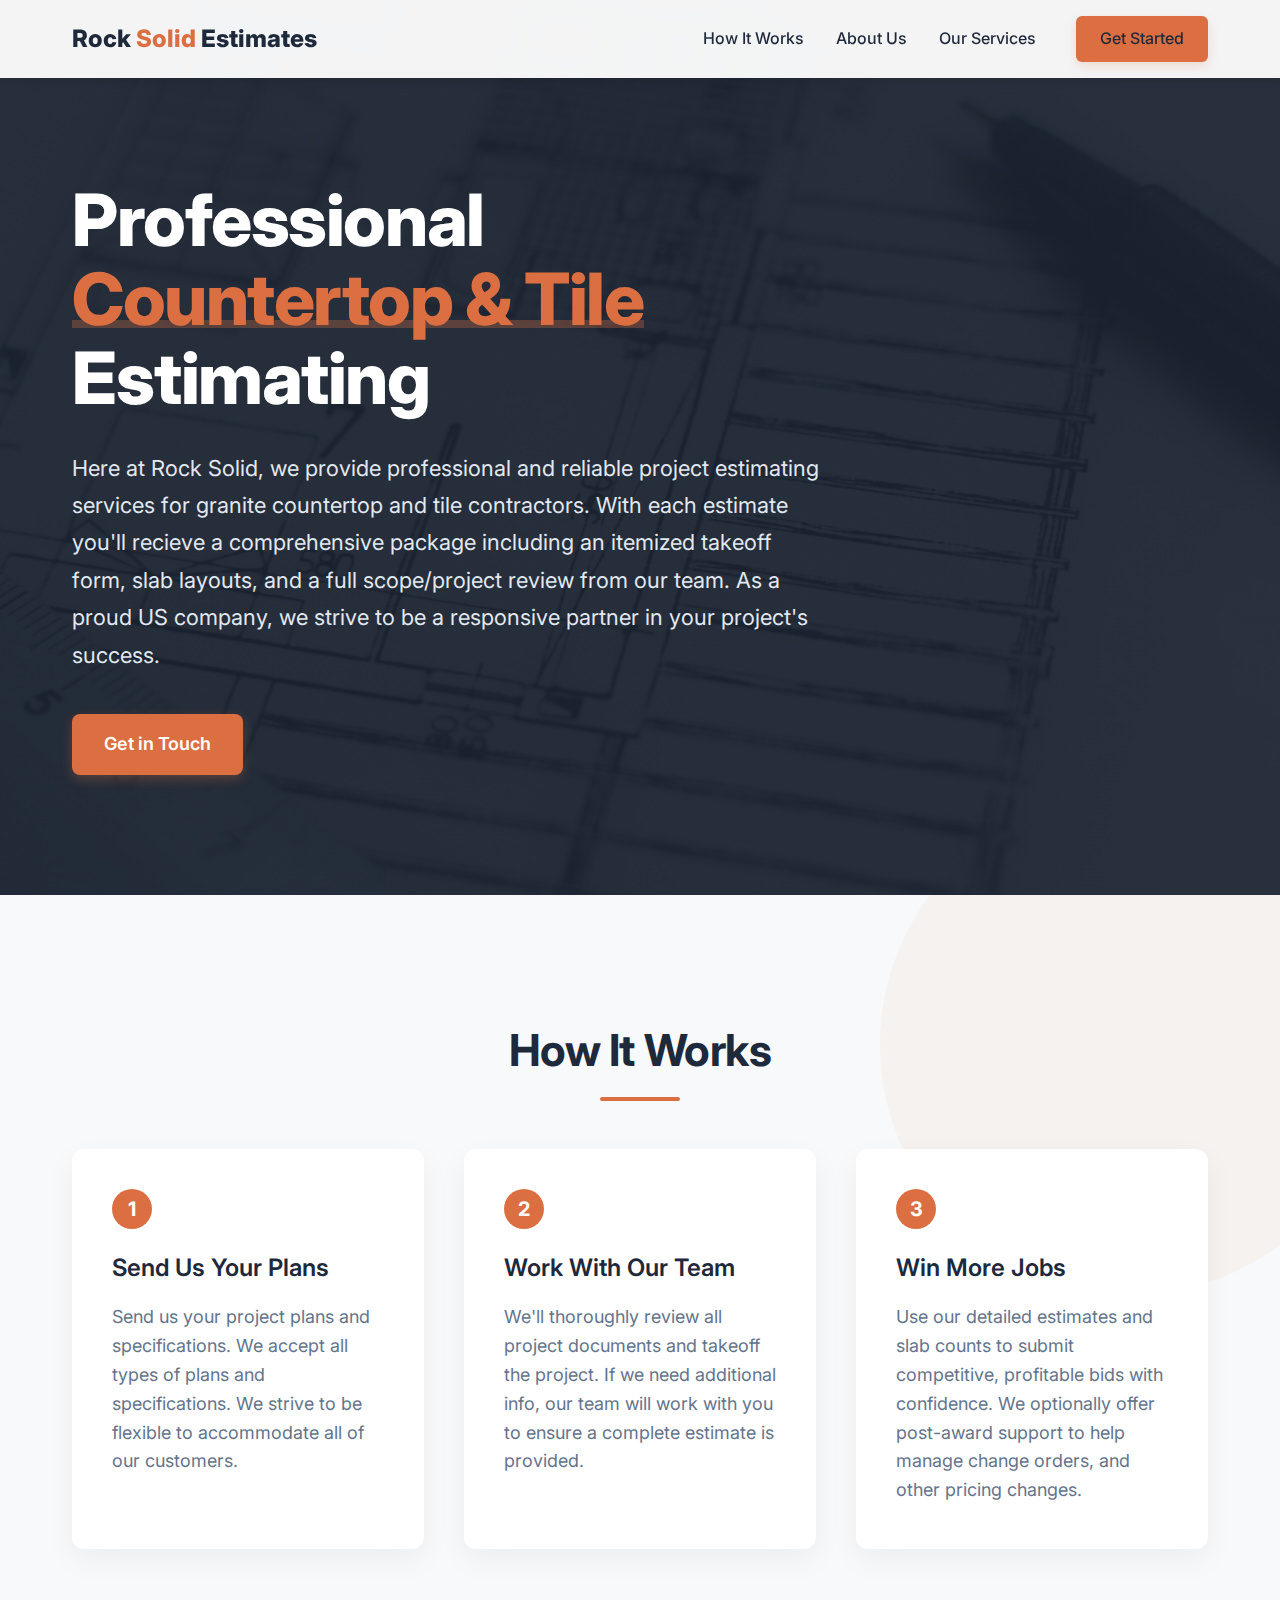
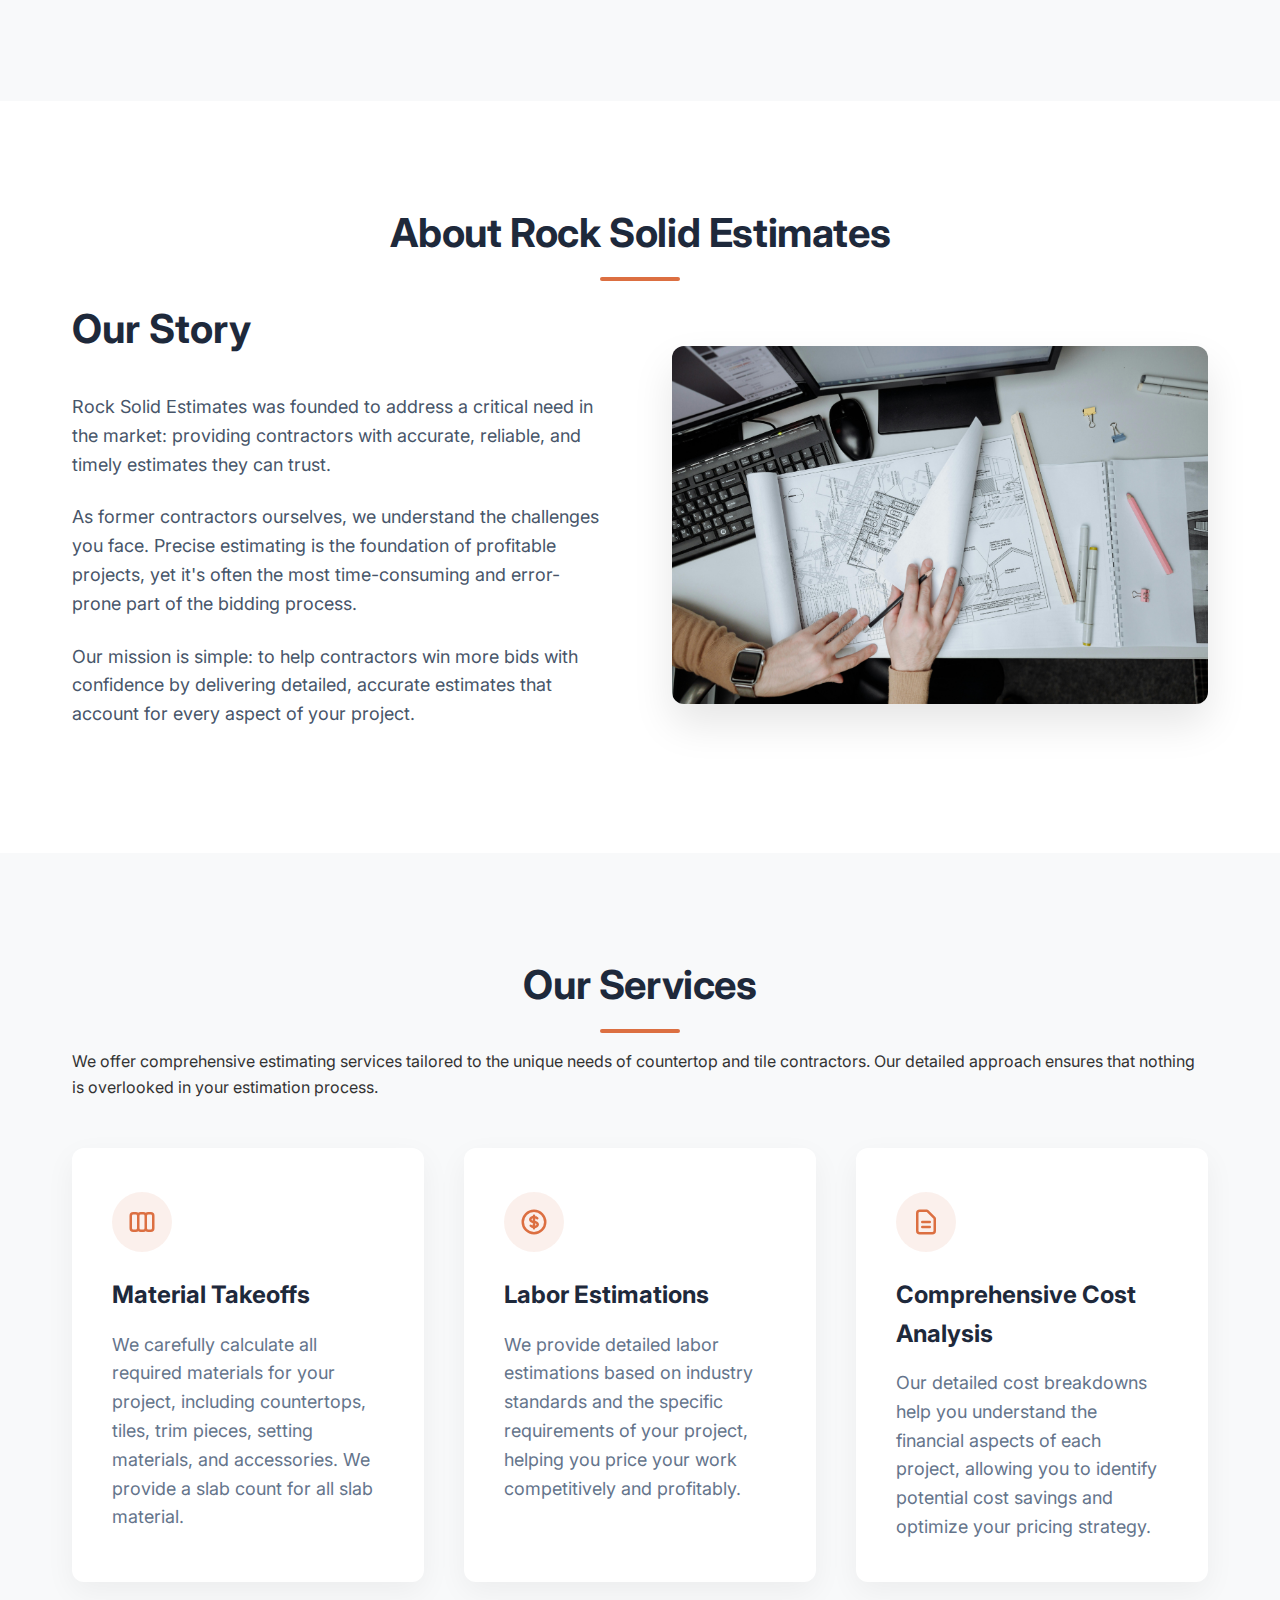
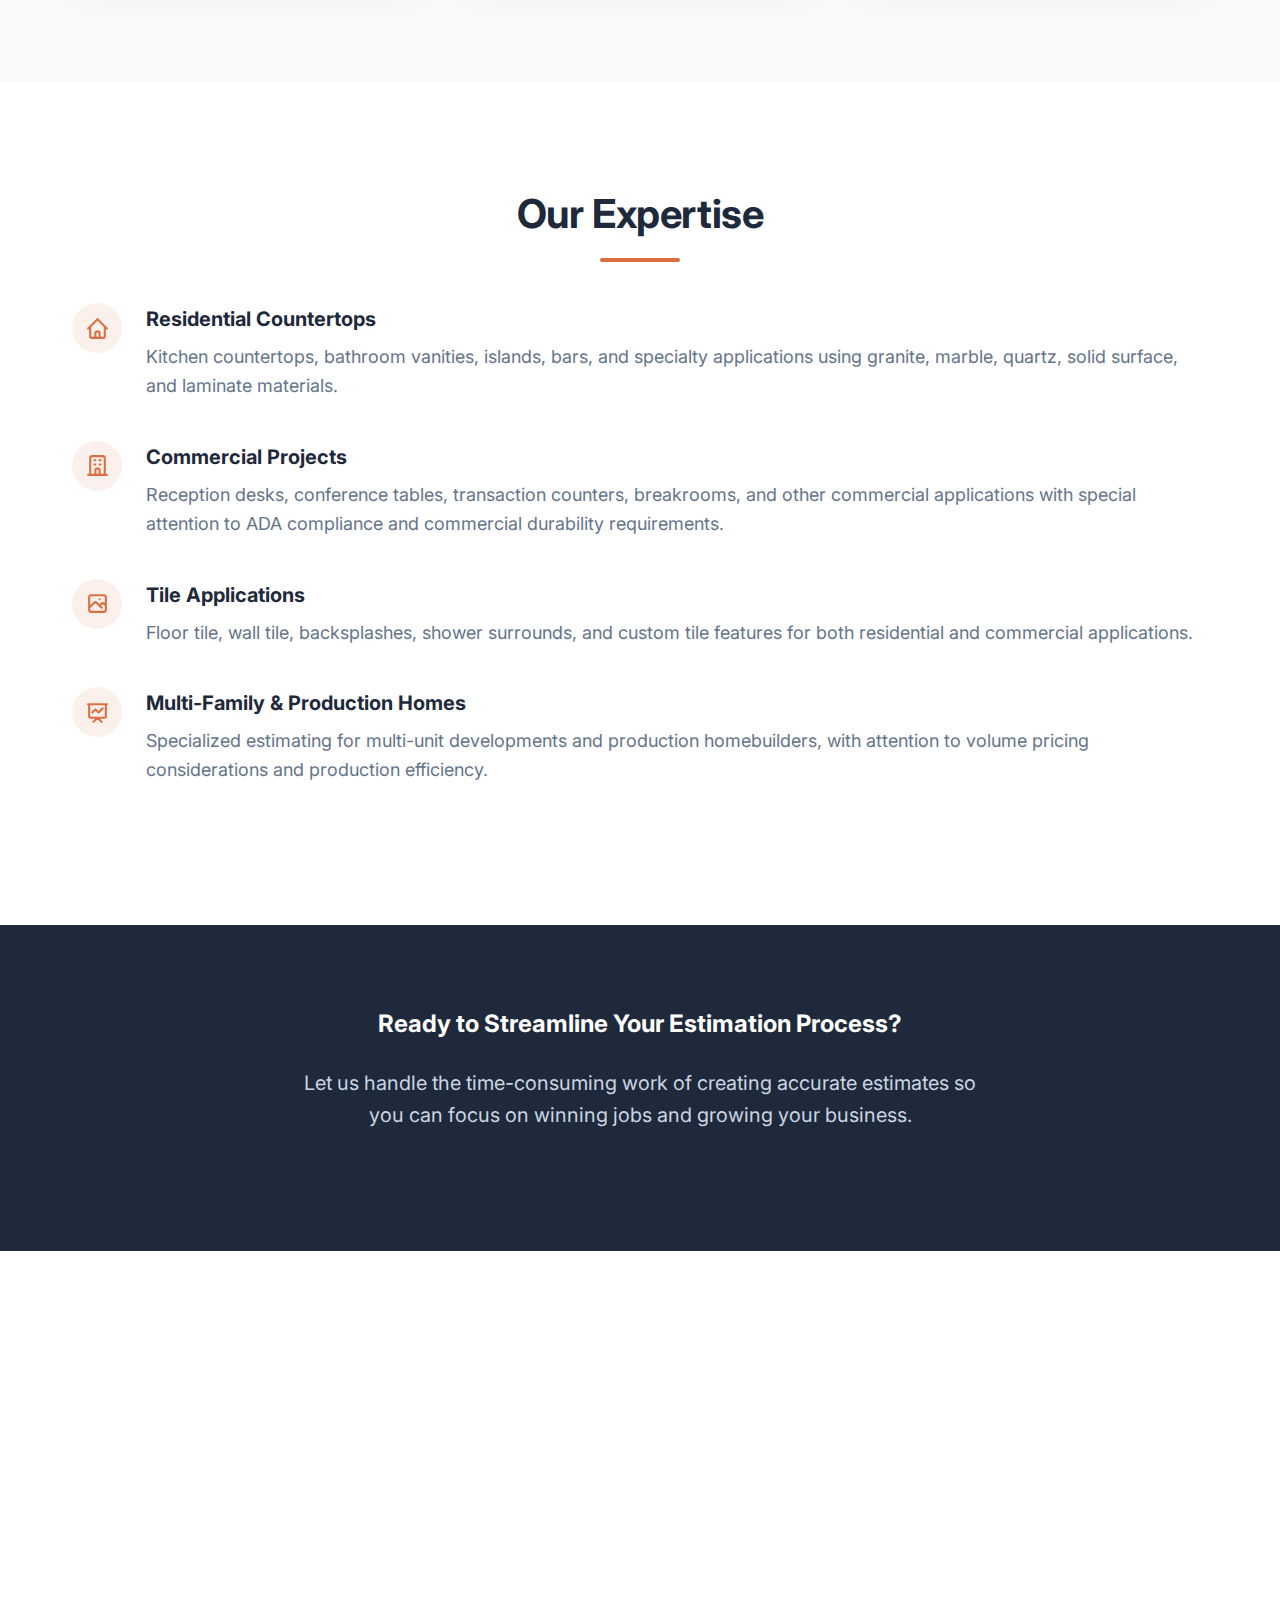
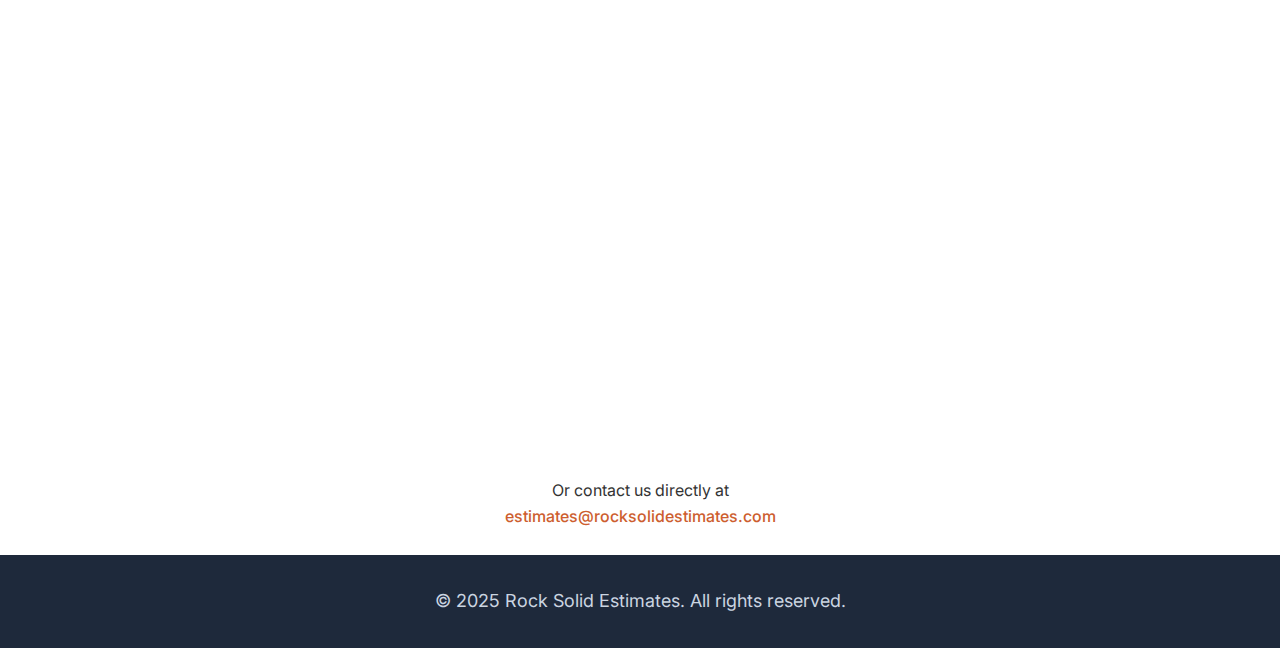
<file: index.html>
<!DOCTYPE html>
<html lang="en">
<head>
<meta charset="UTF-8">
<meta name="viewport" content="width=device-width, initial-scale=1.0">
<title>Rock Solid Estimates - Professional Countertop & Tile Estimating</title>

<!-- Import Inter font from Google Fonts -->
 <link rel="stylesheet" href="style.css">
<link rel="preconnect" href="https://fonts.googleapis.com">
<link rel="preconnect" href="https://fonts.gstatic.com" crossorigin>
<link href="https://fonts.googleapis.com/css2?family=Inter:wght@300;400;500;600;700;800&display=swap" rel="stylesheet">
<link rel="icon" type="image/x-icon" href="favicon.ico">

</head>
<body>
<!-- Navigation -->
<nav class="navbar">
<div class="container nav-container">
    <a class="logo">Rock <span>Solid</span> Estimates</a>
    <div class="nav-links">
        <a href="#process">How It Works</a>
        <a href="#about">About Us</a>
        <a href="#services">Our Services</a>
        <a href="#contact" class="contact-button">Get Started</a>
    </div>
</div>
</nav>

<!-- Hero Section -->
<section class="hero">
<div class="container">
    <div class="hero-background"></div>
    <div class="hero-content">
        <h1>Professional <span>Countertop & Tile</span> Estimating</h1>
        <p>Here at Rock Solid, we provide professional and reliable project estimating services for granite countertop and tile contractors. With each estimate you'll recieve a comprehensive package including an itemized takeoff form, slab layouts, and a full scope/project review from our team. As a proud US company, we strive to be a responsive partner in your project's success.</p>
        <a href="#contact" class="hero-cta">Get in Touch</a>
    </div>
</div>
</section>

<!-- Process Section -->
<section class="process" id="process">
<div class="container">
    <h2 class="section-title">How It Works</h2>
    <div class="process-steps">
        <div class="step-card">
            <div class="step-number">1</div>
            <h3>Send Us Your Plans</h3>
            <p>Send us your project plans and specifications. We accept all types of plans and specifications. We strive to be flexible to accommodate all of our customers.</p>
        </div>
        <div class="step-card">
            <div class="step-number">2</div>
            <h3>Work With Our Team</h3>
            <p>We'll thoroughly review all project documents and takeoff the project. If we need additional info, our team will work with you to ensure a complete estimate is provided.</p>
        </div>
        <div class="step-card">
            <div class="step-number">3</div>
            <h3>Win More Jobs</h3>
            <p>Use our detailed estimates and slab counts to submit competitive, profitable bids with confidence. We optionally offer post-award support to help manage change orders, and other pricing changes.</p>
        </div>
    </div>
</div>
</section>

<!-- About Us Section -->
<section class="section section-light" id="about">
    <div class="container">
        <h2 class="section-title">About Rock Solid Estimates</h2>
        <div class="about-grid">
            <div class="about-content">
                <h2>Our Story</h2>
                <p>Rock Solid Estimates was founded to address a critical need in the market: providing contractors with accurate, reliable, and timely estimates they can trust.</p>
                <p>As former contractors ourselves, we understand the challenges you face. Precise estimating is the foundation of profitable projects, yet it's often the most time-consuming and error-prone part of the bidding process.</p>
                <p>Our mission is simple: to help contractors win more bids with confidence by delivering detailed, accurate estimates that account for every aspect of your project.</p>
            </div>
            <div class="about-image">
                <img src="estimator.jpg" alt="Countertop estimation professional at work" />
            </div>
        </div>
    </div>
</section>

<!-- Services Section -->
<section class="section section-dark" id="services">
    <div class="container">
        <h2 class="section-title">Our Services</h2>
        <p>We offer comprehensive estimating services tailored to the unique needs of countertop and tile contractors. Our detailed approach ensures that nothing is overlooked in your estimation process.</p>
        
        <div class="services-grid">
            <div class="service-card">
                <div class="service-icon">
                    <svg xmlns="http://www.w3.org/2000/svg" fill="none" viewBox="0 0 24 24" stroke="currentColor">
                        <path stroke-linecap="round" stroke-linejoin="round" stroke-width="2" d="M9 17V7m0 10a2 2 0 01-2 2H5a2 2 0 01-2-2V7a2 2 0 012-2h2a2 2 0 012 2m0 10a2 2 0 002 2h2a2 2 0 002-2M9 7a2 2 0 012-2h2a2 2 0 012 2m0 10V7m0 10a2 2 0 002 2h2a2 2 0 002-2V7a2 2 0 00-2-2h-2a2 2 0 00-2 2" />
                    </svg>
                </div>
                <h3>Material Takeoffs</h3>
                <p>We carefully calculate all required materials for your project, including countertops, tiles, trim pieces, setting materials, and accessories. We provide a slab count for all slab material.</p>
            </div>
            
            <div class="service-card">
                <div class="service-icon">
                    <svg xmlns="http://www.w3.org/2000/svg" fill="none" viewBox="0 0 24 24" stroke="currentColor">
                        <path stroke-linecap="round" stroke-linejoin="round" stroke-width="2" d="M12 8c-1.657 0-3 .895-3 2s1.343 2 3 2 3 .895 3 2-1.343 2-3 2m0-8c1.11 0 2.08.402 2.599 1M12 8V7m0 1v8m0 0v1m0-1c-1.11 0-2.08-.402-2.599-1M21 12a9 9 0 11-18 0 9 9 0 0118 0z" />
                    </svg>
                </div>
                <h3>Labor Estimations</h3>
                <p>We provide detailed labor estimations based on industry standards and the specific requirements of your project, helping you price your work competitively and profitably.</p>
            </div>
            
            <div class="service-card">
                <div class="service-icon">
                    <svg xmlns="http://www.w3.org/2000/svg" fill="none" viewBox="0 0 24 24" stroke="currentColor">
                        <path stroke-linecap="round" stroke-linejoin="round" stroke-width="2" d="M9 12h6m-6 4h6m2 5H7a2 2 0 01-2-2V5a2 2 0 012-2h5.586a1 1 0 01.707.293l5.414 5.414a1 1 0 01.293.707V19a2 2 0 01-2 2z" />
                    </svg>
                </div>
                <h3>Comprehensive Cost Analysis</h3>
                <p>Our detailed cost breakdowns help you understand the financial aspects of each project, allowing you to identify potential cost savings and optimize your pricing strategy.</p>
            </div>
        </div>
    </div>
</section>

<!-- Expertise Section -->
<section class="section section-light">
    <div class="container">
        <h2 class="section-title">Our Expertise</h2><br>
        
        <div class="expertise-block">
            <div class="expertise-icon">
                <svg xmlns="http://www.w3.org/2000/svg" fill="none" viewBox="0 0 24 24" stroke="currentColor">
                    <path stroke-linecap="round" stroke-linejoin="round" stroke-width="2" d="M3 12l2-2m0 0l7-7 7 7M5 10v10a1 1 0 001 1h3m10-11l2 2m-2-2v10a1 1 0 01-1 1h-3m-6 0a1 1 0 001-1v-4a1 1 0 011-1h2a1 1 0 011 1v4a1 1 0 001 1m-6 0h6" />
                </svg>
            </div>
            <div class="expertise-content">
                <h3>Residential Countertops</h3>
                <p>Kitchen countertops, bathroom vanities, islands, bars, and specialty applications using granite, marble, quartz, solid surface, and laminate materials.</p>
            </div>
        </div>
        
        <div class="expertise-block">
            <div class="expertise-icon">
                <svg xmlns="http://www.w3.org/2000/svg" fill="none" viewBox="0 0 24 24" stroke="currentColor">
                    <path stroke-linecap="round" stroke-linejoin="round" stroke-width="2" d="M19 21V5a2 2 0 00-2-2H7a2 2 0 00-2 2v16m14 0h2m-2 0h-5m-9 0H3m2 0h5M9 7h1m-1 4h1m4-4h1m-1 4h1m-5 10v-5a1 1 0 011-1h2a1 1 0 011 1v5m-4 0h4" />
                </svg>
            </div>
            <div class="expertise-content">
                <h3>Commercial Projects</h3>
                <p>Reception desks, conference tables, transaction counters, breakrooms, and other commercial applications with special attention to ADA compliance and commercial durability requirements.</p>
            </div>
        </div>
        
        <div class="expertise-block">
            <div class="expertise-icon">
                <svg xmlns="http://www.w3.org/2000/svg" fill="none" viewBox="0 0 24 24" stroke="currentColor">
                    <path stroke-linecap="round" stroke-linejoin="round" stroke-width="2" d="M4 16l4.586-4.586a2 2 0 012.828 0L16 16m-2-2l1.586-1.586a2 2 0 012.828 0L20 14m-6-6h.01M6 20h12a2 2 0 002-2V6a2 2 0 00-2-2H6a2 2 0 00-2 2v12a2 2 0 002 2z" />
                </svg>
            </div>
            <div class="expertise-content">
                <h3>Tile Applications</h3>
                <p>Floor tile, wall tile, backsplashes, shower surrounds, and custom tile features for both residential and commercial applications.</p>
            </div>
        </div>
        
        <div class="expertise-block">
            <div class="expertise-icon">
                <svg xmlns="http://www.w3.org/2000/svg" fill="none" viewBox="0 0 24 24" stroke="currentColor">
                    <path stroke-linecap="round" stroke-linejoin="round" stroke-width="2" d="M7 12l3-3 3 3 4-4M8 21l4-4 4 4M3 4h18M4 4h16v12a1 1 0 01-1 1H5a1 1 0 01-1-1V4z" />
                </svg>
            </div>
            <div class="expertise-content">
                <h3>Multi-Family & Production Homes</h3>
                <p>Specialized estimating for multi-unit developments and production homebuilders, with attention to volume pricing considerations and production efficiency.</p>
            </div>
        </div>
    </div>
</section>

<!-- Call to Action Section -->
<section class="cta-section">
    <div class="container">
        <h2>Ready to Streamline Your Estimation Process?</h2>
        <p>Let us handle the time-consuming work of creating accurate estimates so you can focus on winning jobs and growing your business.</p>
    </div>
</section>
<br>
<!-- Contact Section -->
<br>
<section id="contact"><iframe src="https://docs.google.com/forms/d/e/1FAIpQLSdvVQVUIU6b2uYJDTQ_JcycXilSk_IIyysOBEqDUD73CDPejA/viewform?embedded=true" width="640" height="768" frameborder="0" marginheight="0" marginwidth="0">Loading…</iframe>
<div>
    <p>Or contact us directly at</p><p id="contact-us">estimates@rocksolidestimates.com</p>
    <br>
</div>
</section>

<!-- Footer -->
<footer class="footer">
<div class="container">
    <p>&copy; 2025 Rock Solid Estimates. All rights reserved.</p>
</div>
</footer>
<script>
    // Smooth scrolling for anchor links
    document.querySelectorAll('a[href^="#"]').forEach(anchor => {
        anchor.addEventListener('click', function (e) {
            e.preventDefault();
            
            const targetId = this.getAttribute('href');
            const targetElement = document.querySelector(targetId);
            
            if (targetElement) {
                window.scrollTo({
                    top: targetElement.offsetTop - 80,
                    behavior: 'smooth'
                });
            }
        });
    });
</script>
</body>
</html>
</file>
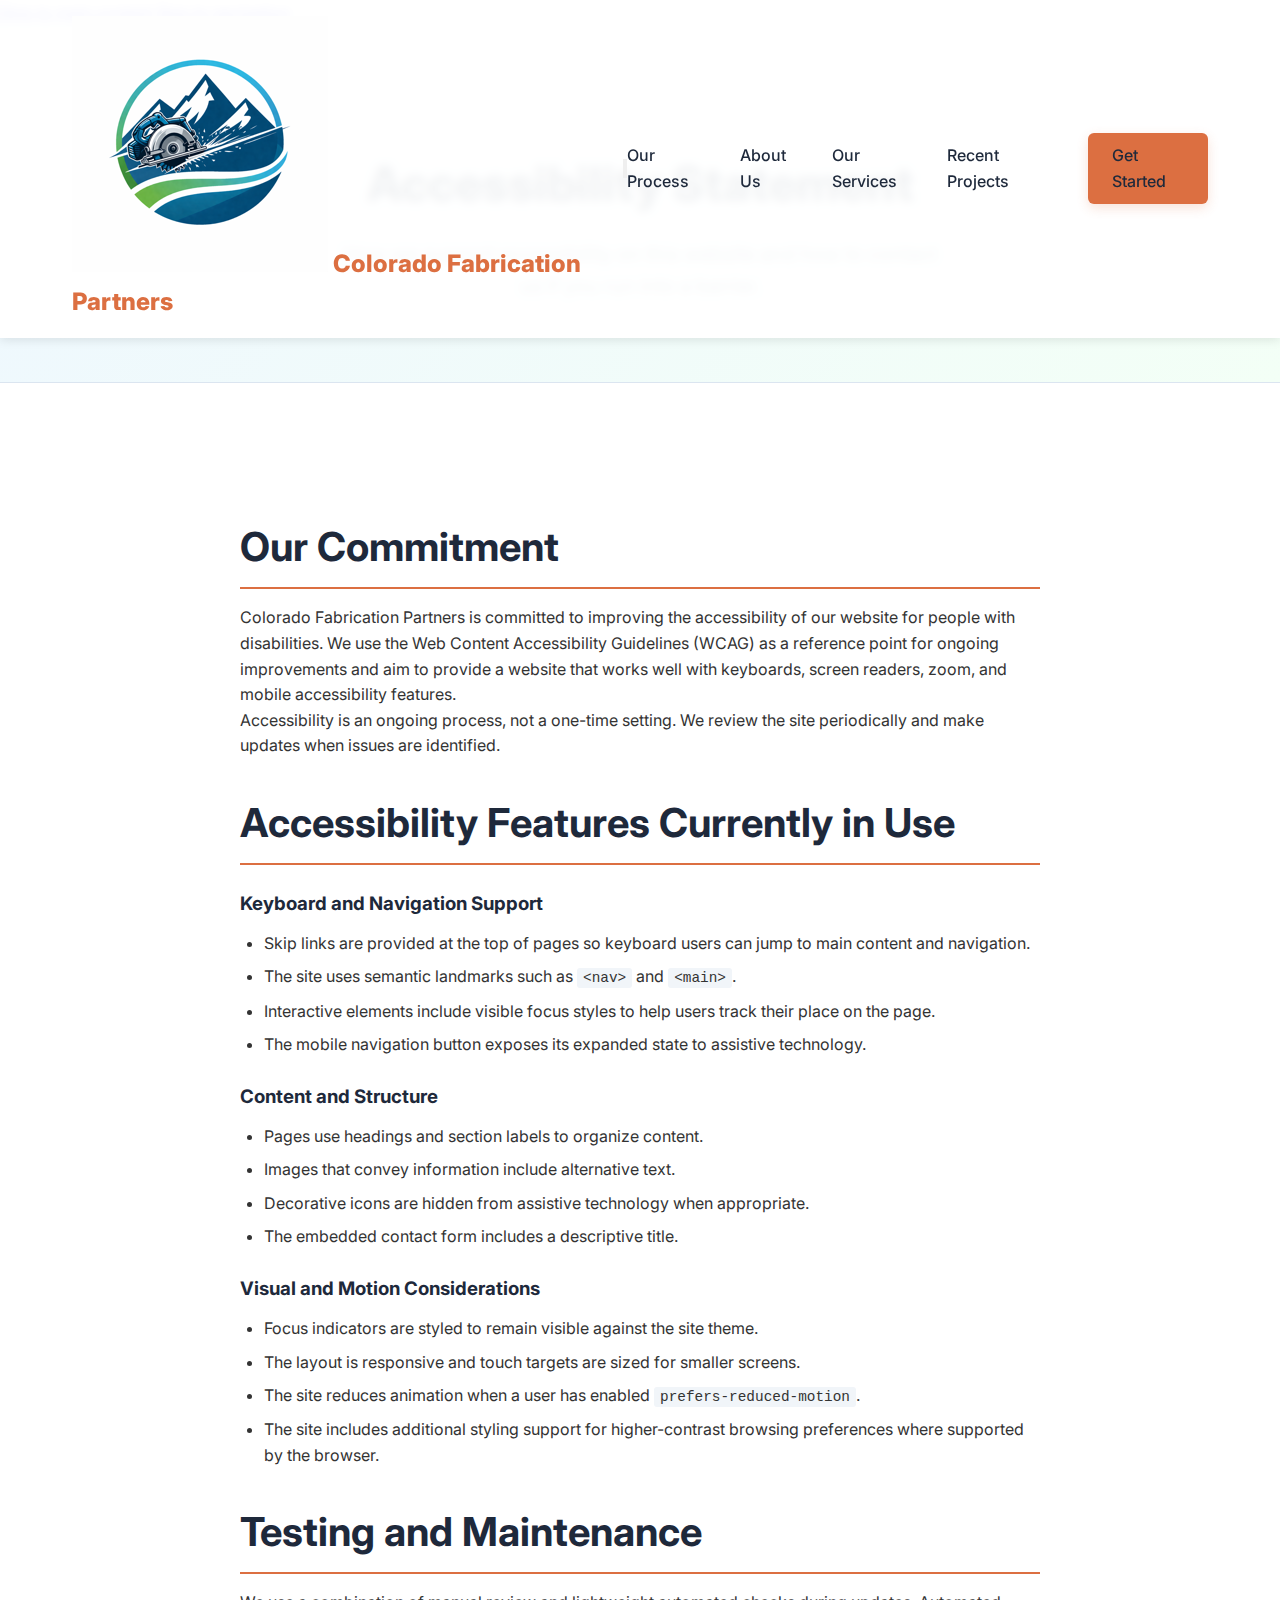
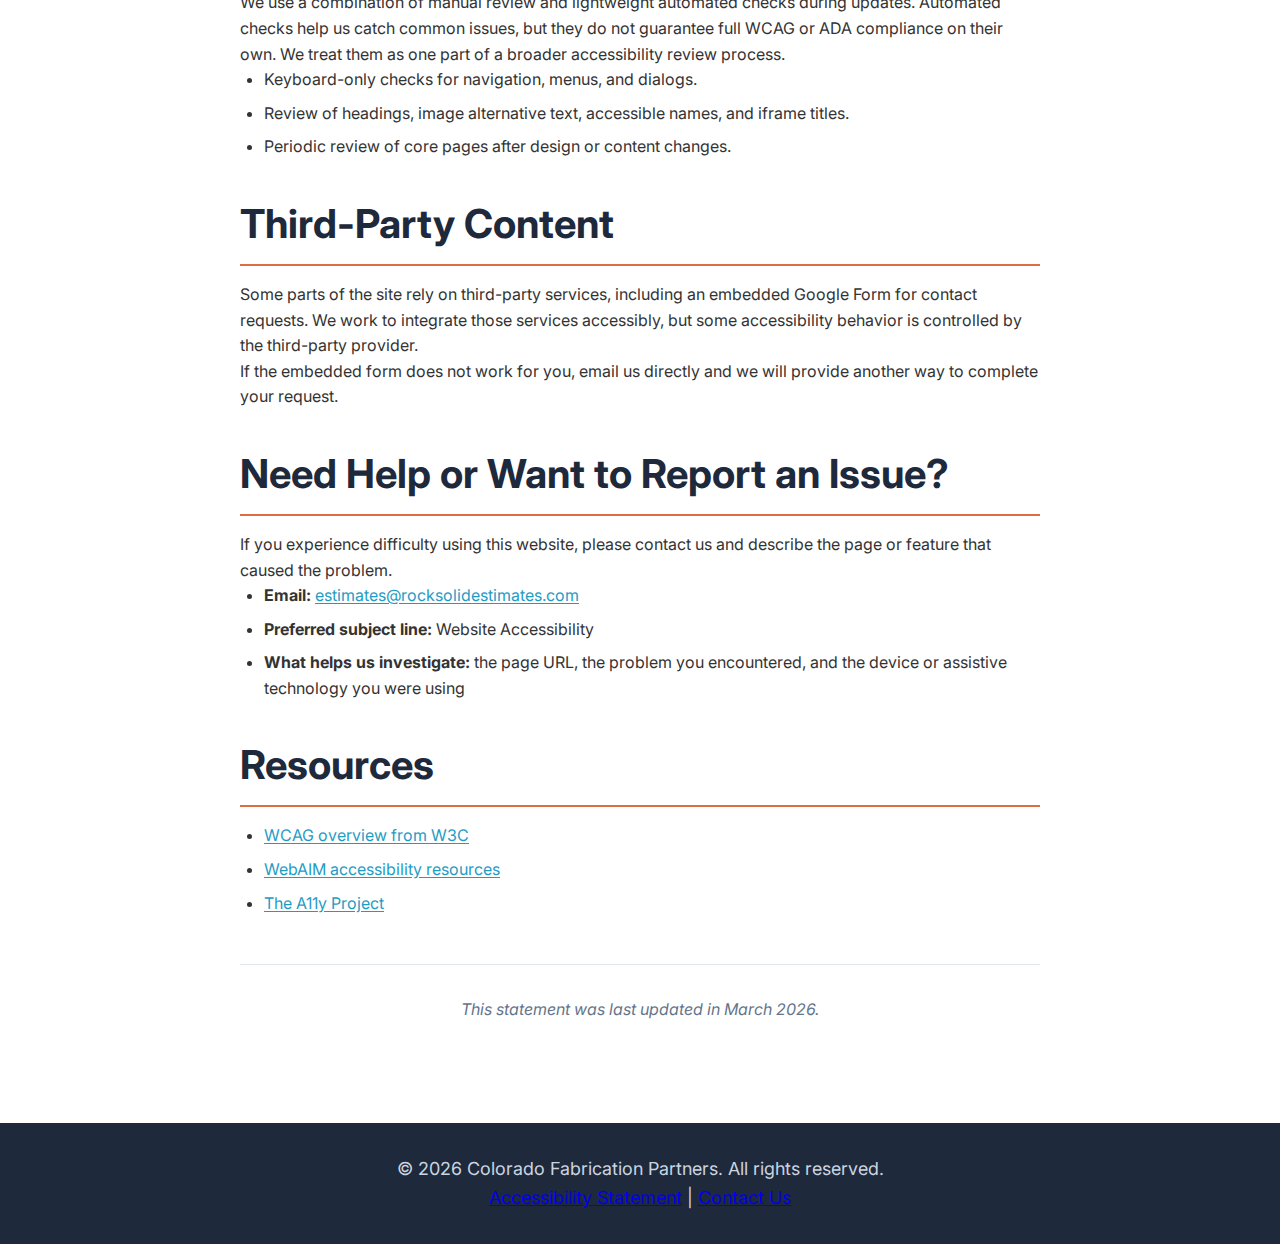
<file: accessibility/index.html>
<!DOCTYPE html>
<html lang="en">
<head>
<meta charset="UTF-8">
<meta name="viewport" content="width=device-width, initial-scale=1.0">
<title>Accessibility Statement - Colorado Fabrication Partners</title>
<meta name="description" content="Accessibility statement for Colorado Fabrication Partners, including accessibility support details and contact information for reporting barriers.">
<meta name="robots" content="noindex, follow">
<link rel="canonical" href="https://rocksolidestimates.com/accessibility/">

<!-- Import Inter font from Google Fonts -->
<link rel="stylesheet" href="/style.css">
<link rel="preconnect" href="https://fonts.googleapis.com">
<link rel="preconnect" href="https://fonts.gstatic.com" crossorigin>
<link href="https://fonts.googleapis.com/css2?family=Inter:wght@300;400;500;600;700;800&display=swap" rel="stylesheet">
<link rel="icon" type="image/x-icon" href="/favicon.ico">
</head>
<body>
<!-- Skip Navigation Links for Accessibility -->
<a href="#main-content" class="skip-link">Skip to main content</a>
<a href="#navigation" class="skip-link">Skip to navigation</a>

<!-- Navigation -->
<nav class="navbar" id="navigation" aria-label="Primary">
<div class="container nav-container">
    <a class="logo" href="/" aria-label="Colorado Fabrication Partners - Home">
        <img src="/Logo_NoText.png" alt="Colorado Fabrication Partners logo" width="256" height="256" decoding="async">
        <span class="logo-text">Colorado <span>Fabrication</span> Partners</span>
    </a>
    <button class="mobile-menu-button" aria-label="Toggle menu" aria-expanded="false" aria-controls="nav-links">
        <svg xmlns="http://www.w3.org/2000/svg" fill="none" viewBox="0 0 24 24" stroke="currentColor" aria-hidden="true" focusable="false">
            <path stroke-linecap="round" stroke-linejoin="round" stroke-width="2" d="M4 6h16M4 12h16M4 18h16" />
        </svg>
    </button>
    <div class="nav-links" id="nav-links">
        <a href="/#process">Our Process</a>
        <a href="/#about">About Us</a>
        <a href="/#services">Our Services</a>
        <a href="/recent-projects/" class="secondary-link">Recent Projects</a>
        <a href="/#contact" class="contact-button">Get Started</a>
    </div>
</div>
</nav>

<!-- Main Content -->
<main id="main-content">
<section class="accessibility-hero">
    <div class="container">
        <h1>Accessibility Statement</h1>
        <p class="accessibility-subtitle">How we support accessibility on this website and how to contact us if you run into a barrier.</p>
    </div>
</section>

<section class="section section-light">
    <div class="container">
        <div class="accessibility-content">
            <h2>Our Commitment</h2>
            <p>Colorado Fabrication Partners is committed to improving the accessibility of our website for people with disabilities. We use the Web Content Accessibility Guidelines (WCAG) as a reference point for ongoing improvements and aim to provide a website that works well with keyboards, screen readers, zoom, and mobile accessibility features.</p>
            <p>Accessibility is an ongoing process, not a one-time setting. We review the site periodically and make updates when issues are identified.</p>

            <h2>Accessibility Features Currently in Use</h2>

            <h3>Keyboard and Navigation Support</h3>
            <ul>
                <li>Skip links are provided at the top of pages so keyboard users can jump to main content and navigation.</li>
                <li>The site uses semantic landmarks such as <code>&lt;nav&gt;</code> and <code>&lt;main&gt;</code>.</li>
                <li>Interactive elements include visible focus styles to help users track their place on the page.</li>
                <li>The mobile navigation button exposes its expanded state to assistive technology.</li>
            </ul>

            <h3>Content and Structure</h3>
            <ul>
                <li>Pages use headings and section labels to organize content.</li>
                <li>Images that convey information include alternative text.</li>
                <li>Decorative icons are hidden from assistive technology when appropriate.</li>
                <li>The embedded contact form includes a descriptive title.</li>
            </ul>

            <h3>Visual and Motion Considerations</h3>
            <ul>
                <li>Focus indicators are styled to remain visible against the site theme.</li>
                <li>The layout is responsive and touch targets are sized for smaller screens.</li>
                <li>The site reduces animation when a user has enabled <code>prefers-reduced-motion</code>.</li>
                <li>The site includes additional styling support for higher-contrast browsing preferences where supported by the browser.</li>
            </ul>

            <h2>Testing and Maintenance</h2>
            <p>We use a combination of manual review and lightweight automated checks during updates. Automated checks help us catch common issues, but they do not guarantee full WCAG or ADA compliance on their own. We treat them as one part of a broader accessibility review process.</p>
            <ul>
                <li>Keyboard-only checks for navigation, menus, and dialogs.</li>
                <li>Review of headings, image alternative text, accessible names, and iframe titles.</li>
                <li>Periodic review of core pages after design or content changes.</li>
            </ul>

            <h2>Third-Party Content</h2>
            <p>Some parts of the site rely on third-party services, including an embedded Google Form for contact requests. We work to integrate those services accessibly, but some accessibility behavior is controlled by the third-party provider.</p>
            <p>If the embedded form does not work for you, email us directly and we will provide another way to complete your request.</p>

            <h2>Need Help or Want to Report an Issue?</h2>
            <p>If you experience difficulty using this website, please contact us and describe the page or feature that caused the problem.</p>
            <ul>
                <li><strong>Email:</strong> <a href="mailto:estimates@rocksolidestimates.com?subject=Website%20Accessibility">estimates@rocksolidestimates.com</a></li>
                <li><strong>Preferred subject line:</strong> Website Accessibility</li>
                <li><strong>What helps us investigate:</strong> the page URL, the problem you encountered, and the device or assistive technology you were using</li>
            </ul>

            <h2>Resources</h2>
            <ul>
                <li><a href="https://www.w3.org/WAI/standards-guidelines/wcag/" target="_blank" rel="noopener">WCAG overview from W3C</a></li>
                <li><a href="https://webaim.org" target="_blank" rel="noopener">WebAIM accessibility resources</a></li>
                <li><a href="https://www.a11yproject.com" target="_blank" rel="noopener">The A11y Project</a></li>
            </ul>

            <div class="accessibility-footer">
                <p><em>This statement was last updated in March 2026.</em></p>
            </div>
        </div>
    </div>
</section>
</main>

<!-- Footer -->
<footer class="footer">
<div class="container">
    <div class="footer-content">
        <p>&copy; 2026 Colorado Fabrication Partners. All rights reserved.</p>
        <div class="footer-links">
            <a href="/accessibility/">Accessibility Statement</a>
            <span class="footer-separator">|</span>
            <a href="mailto:estimates@rocksolidestimates.com">Contact Us</a>
        </div>
    </div>
</div>
</footer>

<script src="/site.js" defer></script>

<style>
    /* Accessibility Page Hero */
    .accessibility-hero {
        background: linear-gradient(135deg, #eef7ff 0%, #f3fff6 100%);
        color: #0f2741;
        padding: 120px 0 80px;
        text-align: center;
        border-bottom: 1px solid #dbe5f0;
    }

    .accessibility-hero h1 {
        font-size: 3rem;
        font-weight: 800;
        margin-bottom: 1rem;
        color: #0f2741;
    }

    .accessibility-subtitle {
        font-size: 1.25rem;
        color: #4f6175;
        max-width: 600px;
        margin: 0 auto;
        line-height: 1.6;
    }

    .accessibility-content {
        max-width: 800px;
        margin: 0 auto;
        text-align: left;
    }

    .accessibility-content h2 {
        color: #1e293b;
        margin-top: 2rem;
        margin-bottom: 1rem;
        border-bottom: 2px solid #dc6f41;
        padding-bottom: 0.5rem;
    }

    .accessibility-content h3 {
        color: #1e293b;
        margin-top: 1.5rem;
        margin-bottom: 0.75rem;
    }

    .accessibility-content ul {
        margin-bottom: 1.5rem;
        padding-left: 1.5rem;
    }

    .accessibility-content li {
        margin-bottom: 0.5rem;
        line-height: 1.6;
    }

    .accessibility-content code {
        background-color: #f1f5f9;
        padding: 2px 6px;
        border-radius: 3px;
        font-family: 'Courier New', monospace;
        font-size: 0.9em;
    }

    .accessibility-content a {
        color: #1f9cc4;
        text-decoration: underline;
        text-underline-offset: 0.15em;
    }

    .accessibility-content a:hover,
    .accessibility-content a:focus {
        text-decoration: underline;
    }

    .accessibility-footer {
        margin-top: 3rem;
        padding-top: 2rem;
        border-top: 1px solid #e2e8f0;
        text-align: center;
    }

    .accessibility-footer p {
        color: #64748b;
        font-style: italic;
    }

    /* Mobile Responsive */
    @media (max-width: 768px) {
        .accessibility-hero {
            padding: 100px 0 60px;
        }

        .accessibility-hero h1 {
            font-size: 2.25rem;
        }

        .accessibility-subtitle {
            font-size: 1.125rem;
            padding: 0 1rem;
        }

        .accessibility-content {
            padding: 0 1rem;
        }

        .accessibility-content h2 {
            font-size: 1.5rem;
        }

        .accessibility-content h3 {
            font-size: 1.25rem;
        }
    }
</style>
</body>
</html>
</file>
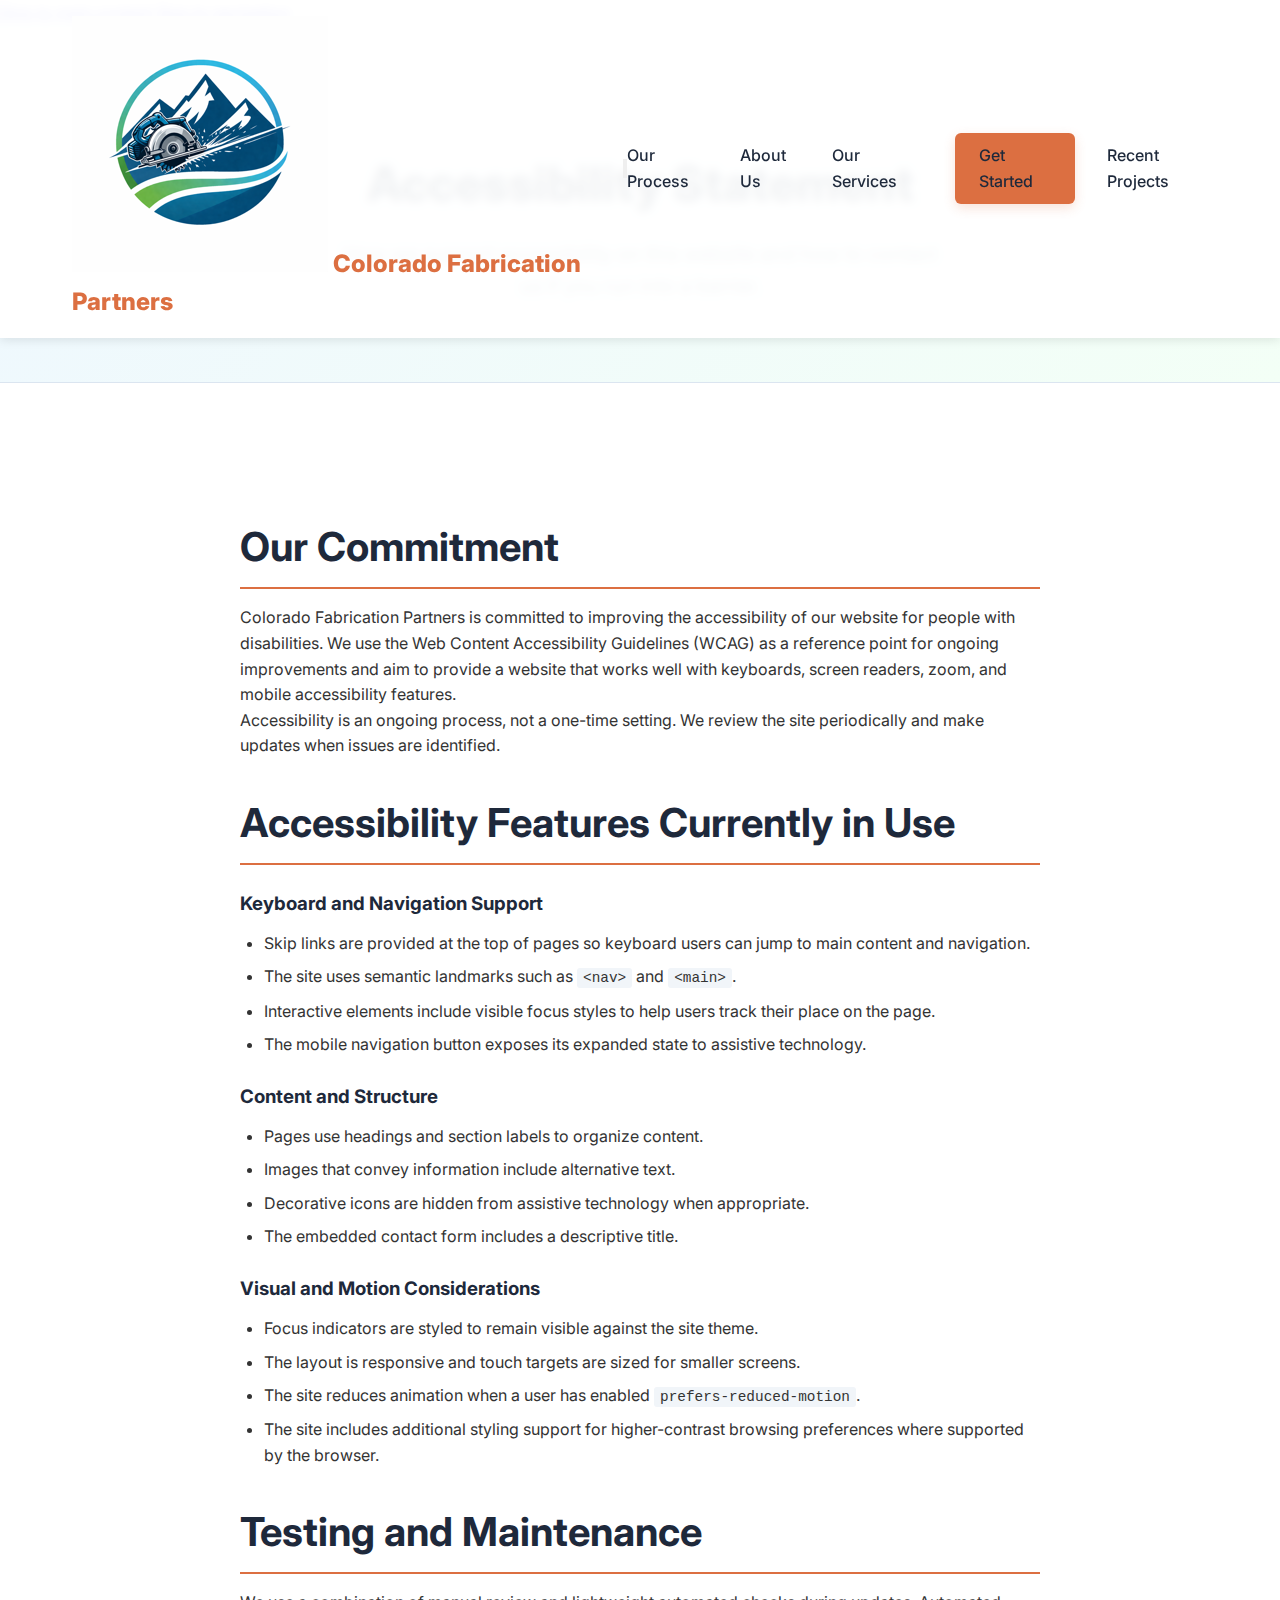
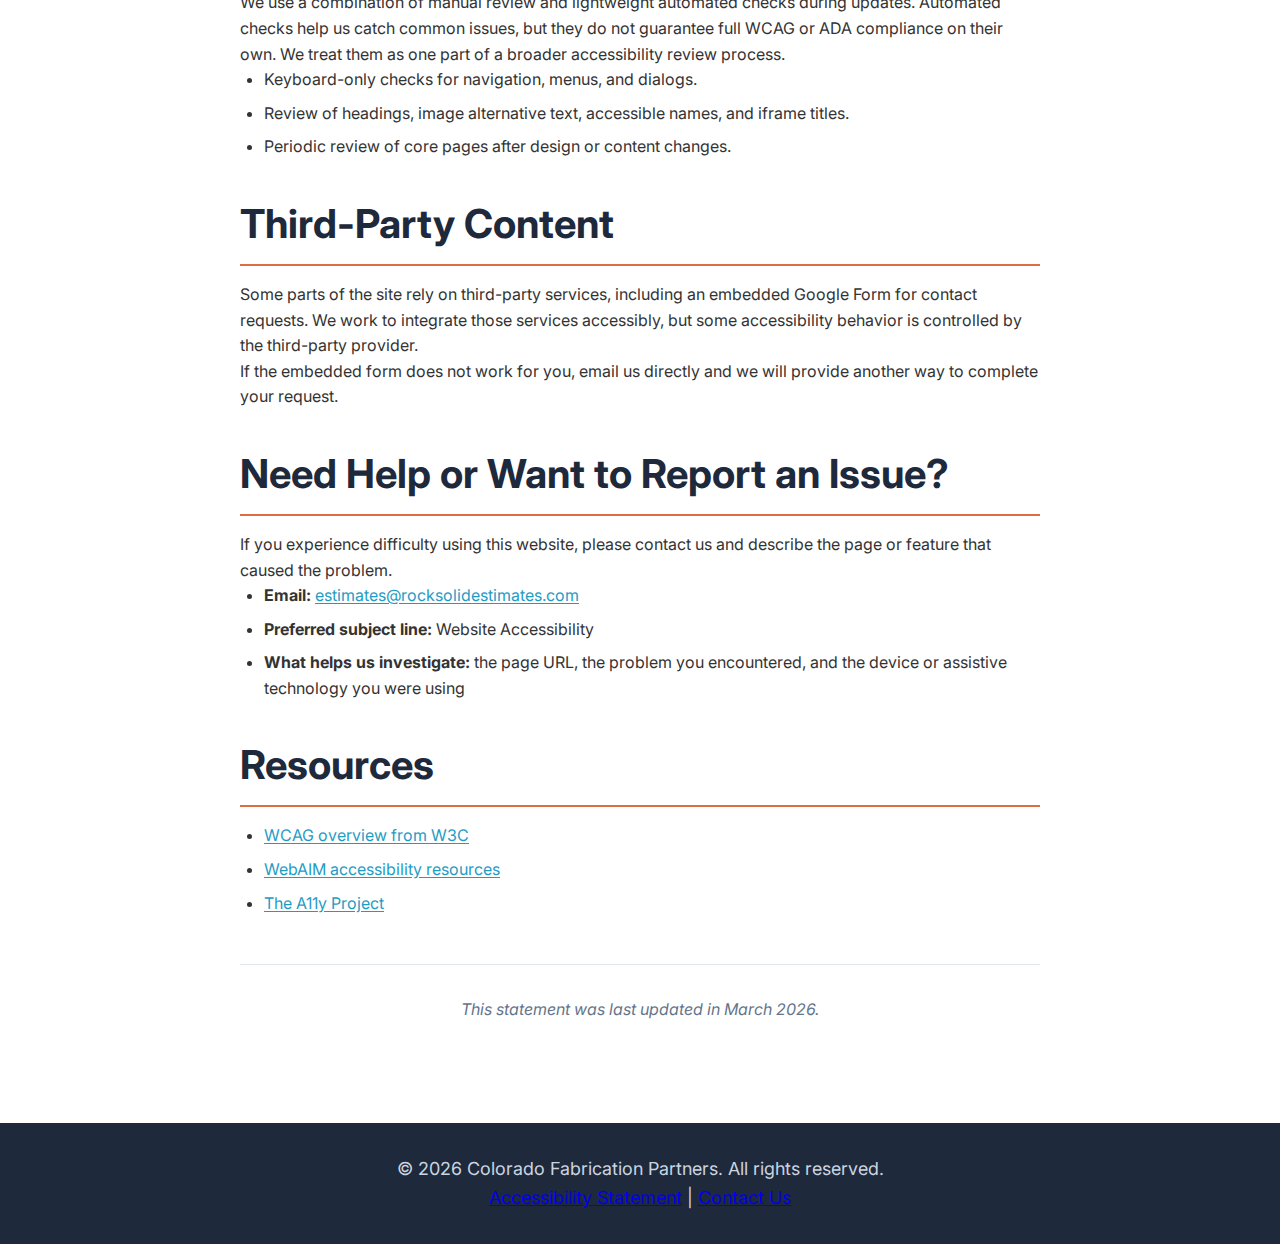
<file: accessibility.html>
<!DOCTYPE html>
<html lang="en">
<head>
<meta charset="UTF-8">
<meta name="viewport" content="width=device-width, initial-scale=1.0">
<title>Accessibility Statement - Colorado Fabrication Partners</title>
<meta name="description" content="Accessibility statement for Colorado Fabrication Partners, including accessibility support details and contact information for reporting barriers.">
<meta name="robots" content="noindex, follow">
<link rel="canonical" href="https://rocksolidestimates.com/accessibility.html">

<!-- Import Inter font from Google Fonts -->
<link rel="stylesheet" href="style.css">
<link rel="preconnect" href="https://fonts.googleapis.com">
<link rel="preconnect" href="https://fonts.gstatic.com" crossorigin>
<link href="https://fonts.googleapis.com/css2?family=Inter:wght@300;400;500;600;700;800&display=swap" rel="stylesheet">
<link rel="icon" type="image/x-icon" href="favicon.ico">
</head>
<body>
<!-- Skip Navigation Links for Accessibility -->
<a href="#main-content" class="skip-link">Skip to main content</a>
<a href="#navigation" class="skip-link">Skip to navigation</a>

<!-- Navigation -->
<nav class="navbar" id="navigation" aria-label="Primary">
<div class="container nav-container">
    <a class="logo" href="index.html" aria-label="Colorado Fabrication Partners - Home">
        <img src="Logo_NoText.png" alt="Colorado Fabrication Partners logo" width="256" height="256" decoding="async">
        <span class="logo-text">Colorado <span>Fabrication</span> Partners</span>
    </a>
    <button class="mobile-menu-button" aria-label="Toggle menu" aria-expanded="false" aria-controls="nav-links">
        <svg xmlns="http://www.w3.org/2000/svg" fill="none" viewBox="0 0 24 24" stroke="currentColor" aria-hidden="true" focusable="false">
            <path stroke-linecap="round" stroke-linejoin="round" stroke-width="2" d="M4 6h16M4 12h16M4 18h16" />
        </svg>
    </button>
    <div class="nav-links" id="nav-links">
        <a href="index.html#process">Our Process</a>
        <a href="index.html#about">About Us</a>
        <a href="index.html#services">Our Services</a>
        <a href="index.html#contact" class="contact-button">Get Started</a>
        <a href="estimating.html" class="secondary-link">Recent Projects</a>
    </div>
</div>
</nav>

<!-- Main Content -->
<main id="main-content">
<section class="accessibility-hero">
    <div class="container">
        <h1>Accessibility Statement</h1>
        <p class="accessibility-subtitle">How we support accessibility on this website and how to contact us if you run into a barrier.</p>
    </div>
</section>

<section class="section section-light">
    <div class="container">
        <div class="accessibility-content">
            <h2>Our Commitment</h2>
            <p>Colorado Fabrication Partners is committed to improving the accessibility of our website for people with disabilities. We use the Web Content Accessibility Guidelines (WCAG) as a reference point for ongoing improvements and aim to provide a website that works well with keyboards, screen readers, zoom, and mobile accessibility features.</p>
            <p>Accessibility is an ongoing process, not a one-time setting. We review the site periodically and make updates when issues are identified.</p>

            <h2>Accessibility Features Currently in Use</h2>

            <h3>Keyboard and Navigation Support</h3>
            <ul>
                <li>Skip links are provided at the top of pages so keyboard users can jump to main content and navigation.</li>
                <li>The site uses semantic landmarks such as <code>&lt;nav&gt;</code> and <code>&lt;main&gt;</code>.</li>
                <li>Interactive elements include visible focus styles to help users track their place on the page.</li>
                <li>The mobile navigation button exposes its expanded state to assistive technology.</li>
            </ul>

            <h3>Content and Structure</h3>
            <ul>
                <li>Pages use headings and section labels to organize content.</li>
                <li>Images that convey information include alternative text.</li>
                <li>Decorative icons are hidden from assistive technology when appropriate.</li>
                <li>The embedded contact form includes a descriptive title.</li>
            </ul>

            <h3>Visual and Motion Considerations</h3>
            <ul>
                <li>Focus indicators are styled to remain visible against the site theme.</li>
                <li>The layout is responsive and touch targets are sized for smaller screens.</li>
                <li>The site reduces animation when a user has enabled <code>prefers-reduced-motion</code>.</li>
                <li>The site includes additional styling support for higher-contrast browsing preferences where supported by the browser.</li>
            </ul>

            <h2>Testing and Maintenance</h2>
            <p>We use a combination of manual review and lightweight automated checks during updates. Automated checks help us catch common issues, but they do not guarantee full WCAG or ADA compliance on their own. We treat them as one part of a broader accessibility review process.</p>
            <ul>
                <li>Keyboard-only checks for navigation, menus, and dialogs.</li>
                <li>Review of headings, image alternative text, accessible names, and iframe titles.</li>
                <li>Periodic review of core pages after design or content changes.</li>
            </ul>

            <h2>Third-Party Content</h2>
            <p>Some parts of the site rely on third-party services, including an embedded Google Form for contact requests. We work to integrate those services accessibly, but some accessibility behavior is controlled by the third-party provider.</p>
            <p>If the embedded form does not work for you, email us directly and we will provide another way to complete your request.</p>

            <h2>Need Help or Want to Report an Issue?</h2>
            <p>If you experience difficulty using this website, please contact us and describe the page or feature that caused the problem.</p>
            <ul>
                <li><strong>Email:</strong> <a href="mailto:estimates@rocksolidestimates.com?subject=Website%20Accessibility">estimates@rocksolidestimates.com</a></li>
                <li><strong>Preferred subject line:</strong> Website Accessibility</li>
                <li><strong>What helps us investigate:</strong> the page URL, the problem you encountered, and the device or assistive technology you were using</li>
            </ul>

            <h2>Resources</h2>
            <ul>
                <li><a href="https://www.w3.org/WAI/standards-guidelines/wcag/" target="_blank" rel="noopener">WCAG overview from W3C</a></li>
                <li><a href="https://webaim.org" target="_blank" rel="noopener">WebAIM accessibility resources</a></li>
                <li><a href="https://www.a11yproject.com" target="_blank" rel="noopener">The A11y Project</a></li>
            </ul>

            <div class="accessibility-footer">
                <p><em>This statement was last updated in March 2026.</em></p>
            </div>
        </div>
    </div>
</section>
</main>

<!-- Footer -->
<footer class="footer">
<div class="container">
    <div class="footer-content">
        <p>&copy; 2026 Colorado Fabrication Partners. All rights reserved.</p>
        <div class="footer-links">
            <a href="accessibility.html">Accessibility Statement</a>
            <span class="footer-separator">|</span>
            <a href="mailto:estimates@rocksolidestimates.com">Contact Us</a>
        </div>
    </div>
</div>
</footer>

<script src="site.js" defer></script>

<style>
    /* Accessibility Page Hero */
    .accessibility-hero {
        background: linear-gradient(135deg, #eef7ff 0%, #f3fff6 100%);
        color: #0f2741;
        padding: 120px 0 80px;
        text-align: center;
        border-bottom: 1px solid #dbe5f0;
    }

    .accessibility-hero h1 {
        font-size: 3rem;
        font-weight: 800;
        margin-bottom: 1rem;
        color: #0f2741;
    }

    .accessibility-subtitle {
        font-size: 1.25rem;
        color: #4f6175;
        max-width: 600px;
        margin: 0 auto;
        line-height: 1.6;
    }

    .accessibility-content {
        max-width: 800px;
        margin: 0 auto;
        text-align: left;
    }

    .accessibility-content h2 {
        color: #1e293b;
        margin-top: 2rem;
        margin-bottom: 1rem;
        border-bottom: 2px solid #dc6f41;
        padding-bottom: 0.5rem;
    }

    .accessibility-content h3 {
        color: #1e293b;
        margin-top: 1.5rem;
        margin-bottom: 0.75rem;
    }

    .accessibility-content ul {
        margin-bottom: 1.5rem;
        padding-left: 1.5rem;
    }

    .accessibility-content li {
        margin-bottom: 0.5rem;
        line-height: 1.6;
    }

    .accessibility-content code {
        background-color: #f1f5f9;
        padding: 2px 6px;
        border-radius: 3px;
        font-family: 'Courier New', monospace;
        font-size: 0.9em;
    }

    .accessibility-content a {
        color: #1f9cc4;
        text-decoration: underline;
        text-underline-offset: 0.15em;
    }

    .accessibility-content a:hover,
    .accessibility-content a:focus {
        text-decoration: underline;
    }

    .accessibility-footer {
        margin-top: 3rem;
        padding-top: 2rem;
        border-top: 1px solid #e2e8f0;
        text-align: center;
    }

    .accessibility-footer p {
        color: #64748b;
        font-style: italic;
    }

    /* Mobile Responsive */
    @media (max-width: 768px) {
        .accessibility-hero {
            padding: 100px 0 60px;
        }

        .accessibility-hero h1 {
            font-size: 2.25rem;
        }

        .accessibility-subtitle {
            font-size: 1.125rem;
            padding: 0 1rem;
        }

        .accessibility-content {
            padding: 0 1rem;
        }

        .accessibility-content h2 {
            font-size: 1.5rem;
        }

        .accessibility-content h3 {
            font-size: 1.25rem;
        }
    }
</style>
</body>
</html>
</file>
<file: style.css>
* {
    margin: 0;
    padding: 0;
    box-sizing: border-box;
}

body {
    font-family: 'Inter', sans-serif;
    line-height: 1.6;
    color: #333;
    -webkit-font-smoothing: antialiased;
    -moz-osx-font-smoothing: grayscale;
}

.container {
    max-width: 1200px;
    margin: 0 auto;
    padding: 0 32px;
}

/* Navigation bar */
.navbar {
    position: fixed;
    top: 0;
    width: 100%;
    background-color: rgba(255, 255, 255, 0.95);
    box-shadow: 0 2px 10px rgba(0, 0, 0, 0.1);
    padding: 16px 0;
    z-index: 1000;
    backdrop-filter: blur(5px);
}

.nav-container {
    display: flex;
    justify-content: space-between;
    align-items: center;
}

.logo {
    font-weight: 800;
    font-size: 1.5rem;
    color: #1e293b;
    text-decoration: none;
}

.logo span {
    color: #dc6f41;
}

.nav-links {
    display: flex;
    gap: 32px;
    align-items: center;
}

.nav-links a {
    text-decoration: none;
    color: #1e293b;
    font-weight: 500;
    transition: color 0.2s;
}

.nav-links a:hover {
    color: #dc6f41;
}

.contact-button {
    background-color: #dc6f41;
    color: white;
    padding: 10px 24px;
    border-radius: 6px;
    font-size: 1rem;
    font-weight: 600;
    cursor: pointer;
    transition: all 0.2s ease;
    margin-left: 8px;
    box-shadow: 0 4px 12px rgba(220, 111, 65, 0.2);
    text-decoration: none;
}

.nav-links a.contact-button:hover {
    background-color: #c25a30;
    transform: translateY(-2px);
    box-shadow: 0 6px 16px rgba(220, 111, 65, 0.3);
    color: white;
}

/* Hero section */
.hero {
    position: relative;
    color: white;
    padding: 180px 0 120px;
    overflow: hidden;
    background-color: #1e293b; /* Fallback */
}

.hero-background {
    position: absolute;
    top: 0;
    left: 0;
    width: 120%;
    height: 120%;
    background-image: linear-gradient(rgba(30, 41, 59, 0.7), rgba(30, 41, 59, 0.7)), url('hero.jpg');
    background-size: cover;
    background-position: center;
    animation: panBackground 25s ease-in-out infinite alternate;
    z-index: 1;
}

@keyframes panBackground {
    0% {
        transform: translate(0, 0) scale(1.05);
    }
    100% {
        transform: translate(-5%, -5%) scale(1.1);
    }
}

.hero-content {
    max-width: 820px;
    position: relative;
    z-index: 3;
}

.hero h1 {
    font-size: 4.5rem;
    margin-bottom: 2rem;
    line-height: 1.1;
    font-weight: 800;
    letter-spacing: -0.02em;
}

.hero h1 span {
    color: #dc6f41;
    position: relative;
    display: inline-block;
}

.hero h1 span::after {
    content: '';
    position: absolute;
    bottom: 10px;
    left: 0;
    width: 100%;
    height: 8px;
    background-color: #dc6f41;
    opacity: 0.3;
    z-index: -1;
}

.hero p {
    font-size: 1.375rem;
    margin-bottom: 2.5rem;
    color: #e2e8f0;
    line-height: 1.7;
    max-width: 750px;
}

.hero-cta {
    display: inline-block;
    background-color: #dc6f41;
    color: white;
    padding: 16px 32px;
    border-radius: 8px;
    font-size: 1.125rem;
    font-weight: 600;
    text-decoration: none;
    transition: all 0.2s;
    box-shadow: 0 4px 12px rgba(220, 111, 65, 0.3);
}

.hero-cta:hover {
    transform: translateY(-2px);
    box-shadow: 0 6px 16px rgba(220, 111, 65, 0.4);
    background-color: #c25a30;
}

/* Process section */
.process {
    padding: 120px 0;
    background-color: #f8f9fa;
    position: relative;
    overflow: hidden;
}

.process::before {
    content: '';
    position: absolute;
    top: -100px;
    right: -100px;
    width: 500px;
    height: 500px;
    background-color: rgba(220, 111, 65, 0.05);
    border-radius: 50%;
    z-index: 0;
}

.section-title {
    text-align: center;
    font-size: 2.75rem;
    margin-bottom: 4rem;
    color: #1e293b;
    font-weight: 700;
    letter-spacing: -0.01em;
    position: relative;
}

.section-title::after {
    content: '';
    position: absolute;
    bottom: -16px;
    left: 50%;
    transform: translateX(-50%);
    width: 80px;
    height: 4px;
    background-color: #dc6f41;
    border-radius: 2px;
}

.process-steps {
    display: grid;
    grid-template-columns: repeat(auto-fit, minmax(320px, 1fr));
    gap: 2.5rem;
    margin-bottom: 2rem;
    position: relative;
    z-index: 1;
}

.step-card {
    background: white;
    padding: 2.5rem;
    border-radius: 12px;
    box-shadow: 0 10px 30px rgba(0, 0, 0, 0.05);
    transition: transform 0.3s ease, box-shadow 0.3s ease;
    border-bottom: 4px solid transparent;
}

.step-card:hover {
    transform: translateY(-10px);
    box-shadow: 0 15px 35px rgba(0, 0, 0, 0.1);
    border-bottom: 4px solid #dc6f41;
}

.step-number {
    display: inline-block;
    font-size: 1.25rem;
    font-weight: 700;
    color: white;
    background-color: #dc6f41;
    width: 40px;
    height: 40px;
    line-height: 40px;
    text-align: center;
    border-radius: 50%;
    margin-bottom: 1.25rem;
}

.step-card h3 {
    font-size: 1.5rem;
    margin-bottom: 1rem;
    color: #1e293b;
    font-weight: 600;
}

.step-card p {
    color: #64748b;
    font-size: 1.125rem;
}

/* About section */
.section {
    padding: 100px 0;
    position: relative;
}

.section-light {
    background-color: white;
}

.section-dark {
    background-color: #f8f9fa;
}

.section h2 {
    font-size: 2.5rem;
    margin-bottom: 2rem;
    color: #1e293b;
    font-weight: 700;
}

.about-grid {
    display: grid;
    grid-template-columns: 1fr 1fr;
    gap: 4rem;
    align-items: center;
}

.about-image {
    overflow: hidden;
    border-radius: 12px;
    box-shadow: 0 20px 40px rgba(0, 0, 0, 0.1);
    position: relative;
}

.about-image img {
    width: 100%;
    height: auto;
    display: block;
    transition: transform 0.5s;
}

.about-content p {
    font-size: 1.125rem;
    margin-bottom: 1.5rem;
    color: #475569;
}

.about-content ul {
    margin-bottom: 1.5rem;
    padding-left: 1.5rem;
}

.about-content li {
    font-size: 1.125rem;
    margin-bottom: 0.75rem;
    color: #475569;
}

.services-grid {
    display: grid;
    grid-template-columns: repeat(auto-fit, minmax(300px, 1fr));
    gap: 2.5rem;
    margin-top: 3rem;
}

.service-card {
    background-color: white;
    border-radius: 12px;
    box-shadow: 0 10px 30px rgba(0, 0, 0, 0.05);
    padding: 2.5rem;
    transition: transform 0.3s, box-shadow 0.3s;
    border-top: 4px solid transparent;
}

.service-card:hover {
    transform: translateY(-10px);
    box-shadow: 0 15px 35px rgba(0, 0, 0, 0.1);
    border-top: 4px solid #dc6f41;
}

.service-card h3 {
    font-size: 1.5rem;
    margin-bottom: 1rem;
    color: #1e293b;
}

.service-card p {
    color: #64748b;
    font-size: 1.125rem;
}

.service-icon {
    display: inline-flex;
    align-items: center;
    justify-content: center;
    width: 60px;
    height: 60px;
    background-color: rgba(220, 111, 65, 0.1);
    border-radius: 50%;
    margin-bottom: 1.5rem;
}

.service-icon svg {
    width: 30px;
    height: 30px;
    color: #dc6f41;
}

.expertise-block {
    display: flex;
    align-items: flex-start;
    margin-bottom: 2.5rem;
}

.expertise-icon {
    flex-shrink: 0;
    display: inline-flex;
    align-items: center;
    justify-content: center;
    width: 50px;
    height: 50px;
    background-color: rgba(220, 111, 65, 0.1);
    border-radius: 50%;
    margin-right: 1.5rem;
}

.expertise-icon svg {
    width: 25px;
    height: 25px;
    color: #dc6f41;
}

.expertise-content h3 {
    font-size: 1.25rem;
    margin-bottom: 0.5rem;
    color: #1e293b;
}

.expertise-content p {
    color: #64748b;
    font-size: 1.125rem;
    margin-bottom: 0;
}

/* CTA section */
.cta-section {
    text-align: center;
    background-color: #1e293b;
    color: white;
    padding: 80px 0;
}

.cta-section h2 {
    color: white;
    margin-bottom: 1.5rem;
}

.cta-section p {
    font-size: 1.25rem;
    margin-bottom: 2.5rem;
    max-width: 700px;
    margin-left: auto;
    margin-right: auto;
    color: #cbd5e1;
}

/* Footer */
.footer {
    background-color: #1e293b;
    color: #cbd5e1;
    padding: 2rem 0;
    text-align: center;
    font-size: 1.125rem;
}

#contact {
    text-align: center;
}

#contact-us {
    color:#cd5e2f;
    font-weight: 500;
}

/* Responsive design */
@media (max-width: 768px) {
    .container {
        padding: 0 24px;
    }

    .nav-links {
        display: none;
    }

    .hero {
        padding: 140px 0 80px;
    }

    .hero h1 {
        font-size: 3rem;
    }

    .hero p {
        font-size: 1.25rem;
    }

    .section-title {
        font-size: 2.25rem;
    }

    .process-steps {
        grid-template-columns: 1fr;
    }

    .about-grid {
        grid-template-columns: 1fr;
        gap: 2rem;
    }

    .about-image {
        order: -1;
    }

    .services-grid {
        grid-template-columns: 1fr;
    }
    

}

/* Google form mobile */
@media screen and (max-width:767px) {
    iframe[src*="google.com/forms"] {
        width: 100% !important;
        height: 800px;
    }
    }
</file>
